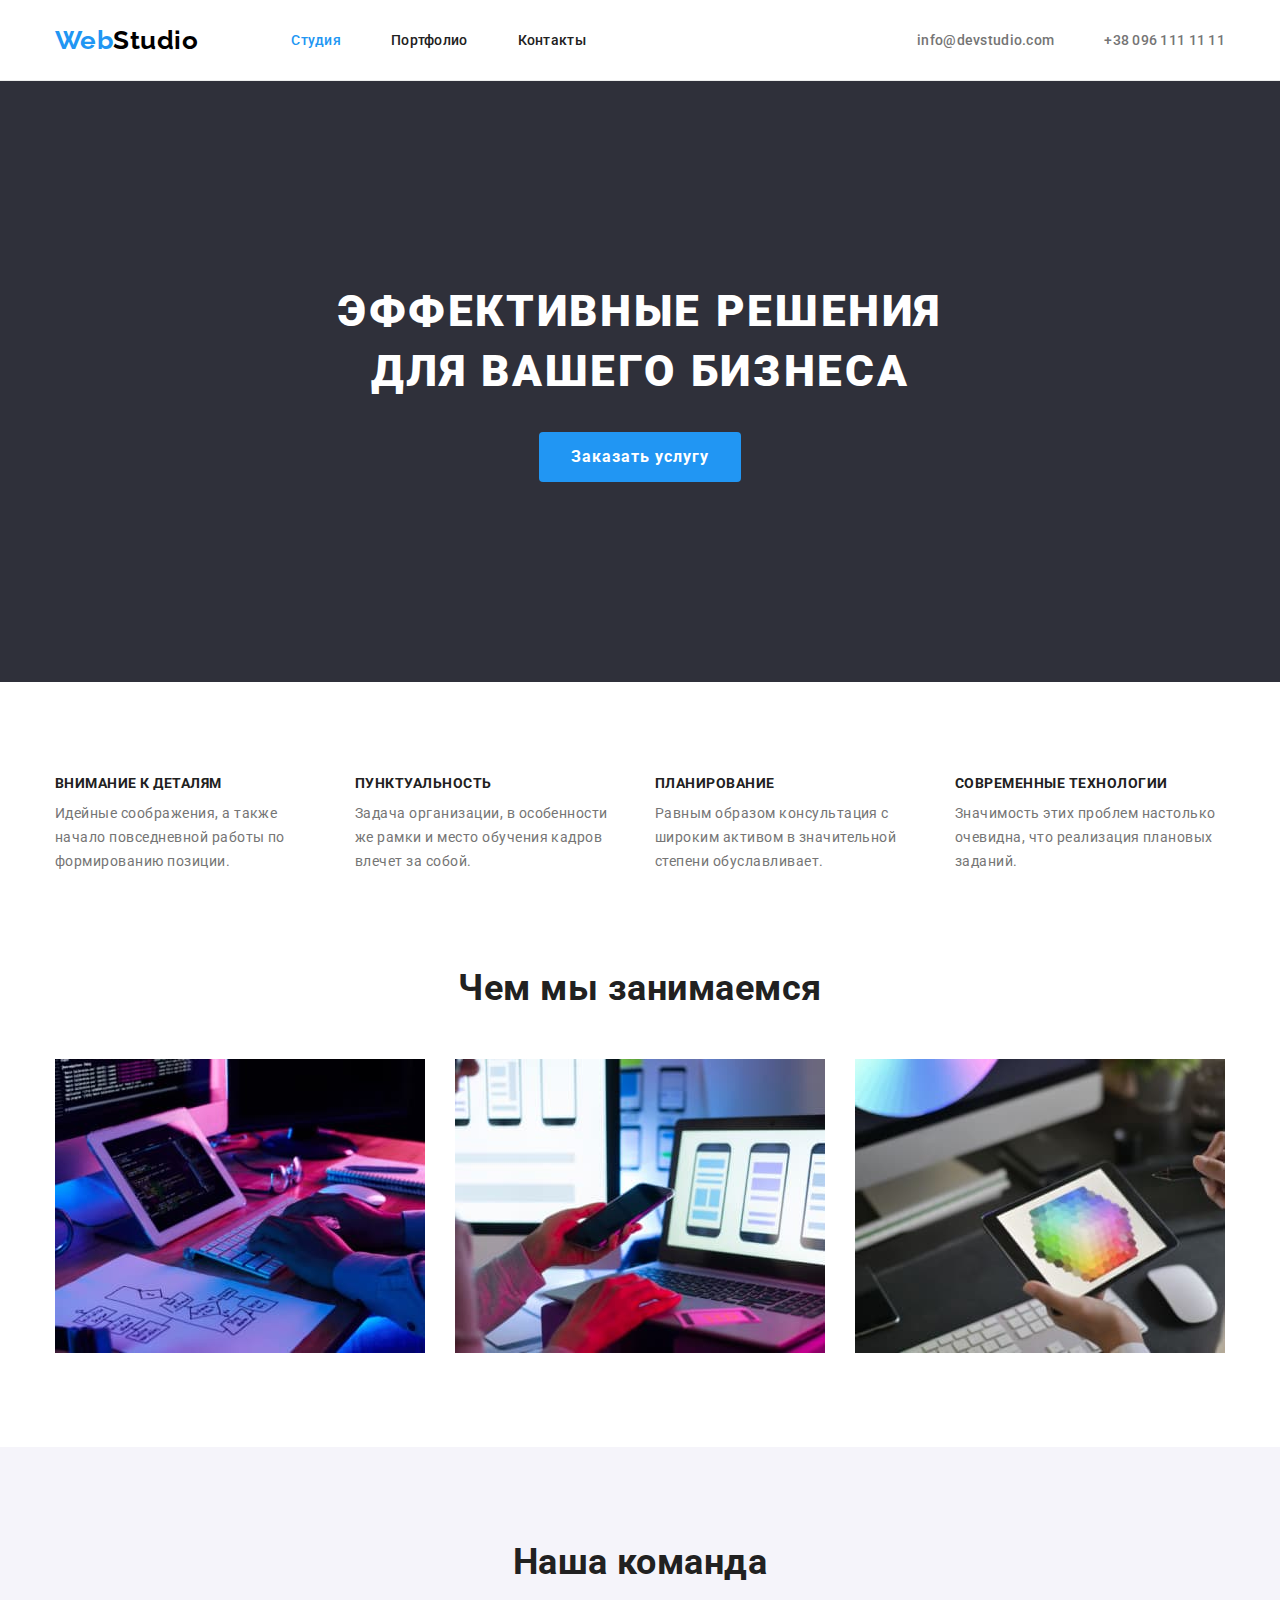
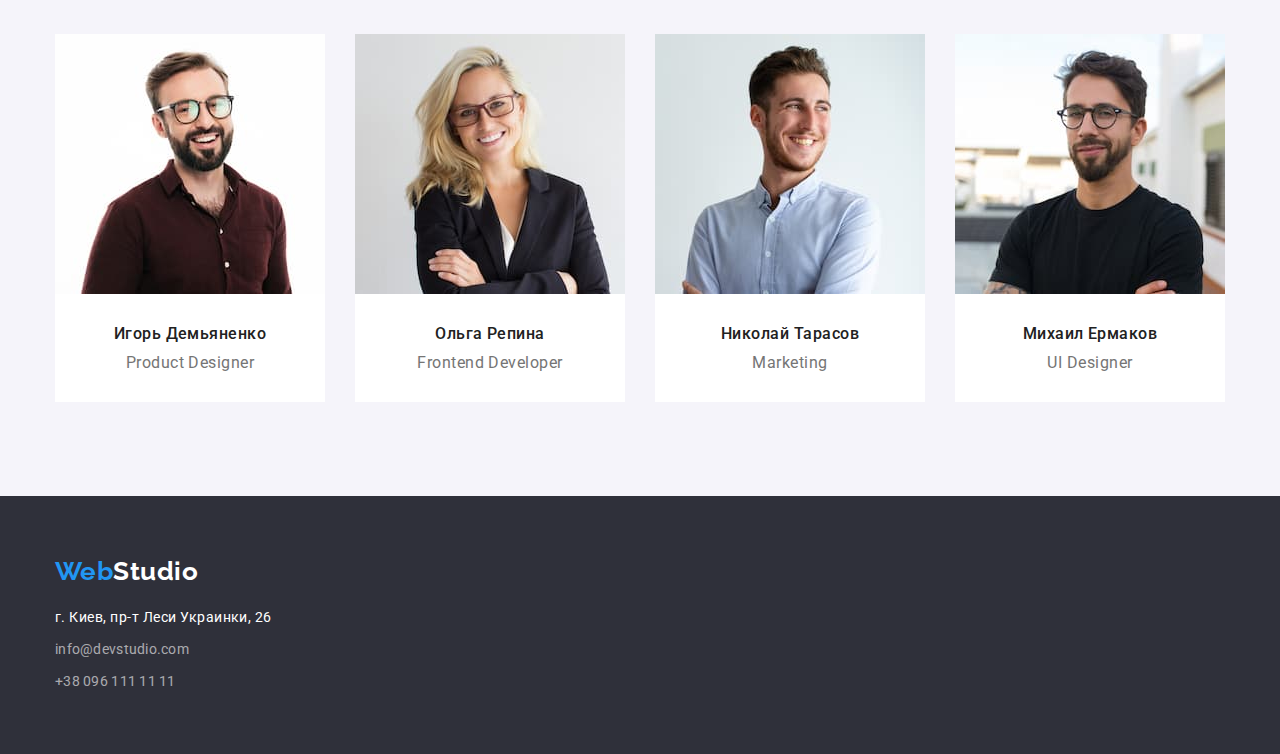
<file: index.html>
<!DOCTYPE html>
<html lang="ru">
<head>
    <meta charset="UTF-8">
    <meta http-equiv="X-UA-Compatible" content="IE=edge">
    <meta name="viewport" content="width=device-width, initial-scale=1.0">
    <title>WebStudio</title>
    <link rel="preconnect" href="https://fonts.googleapis.com">
    <link rel="preconnect" href="https://fonts.gstatic.com" crossorigin>
    <link href="https://fonts.googleapis.com/css2?family=Raleway:wght@700&family=Roboto:wght@400;500;700;900&display=swap"
        rel="stylesheet">
    <link rel="stylesheet" href="https://cdnjs.cloudflare.com/ajax/libs/modern-normalize/1.0.0/modern-normalize.min.css" />
    <link rel="stylesheet" href="./css/style.css">
</head>
<body class="page">
    <header class="header">
        <div class="container">
        <nav class="nav">
            <a href="/index.html" class="logo">Web<span class="logo-dark">Studio</span></a>
            <ul class="site-nav">
                <li class="item"><a href="./index.html" class="link current">Студия</a></li>
                <li class="item"><a href="./portfolio.html" class="link">Портфолио</a></li>
                <li class="item"><a href="" class="link">Контакты</a></li>
            </ul>
        </nav>
        <ul class="contact-list">
            <li class="item"><a href="mailto:info@devstudio.com" class="mail">info@devstudio.com</a></li> 
            <li class="item"><a href="tel:+380961111111"  class="tel">+38 096 111 11 11</a></li>
        </ul>
        </div>
    </header>
    <main class="main-content">
        <!-- Герой -->
        <section class="hero">
                <h1 class="hero-title">Эффективные решения для вашего бизнеса</h1>
                <button type="button" class="button">Заказать услугу</button>
            </section>
        <!-- Особенности -->
        <section class="features section">
            <div class="container">
            <h2 class="features-title">Особенности</h2>
            <ul class="features-list">
                <li class="item">
                    <h3 class="features-list-title">Внимание к деталям</h3>
                    <p class="fetures-list-text">Идейные соображения, а также начало повседневной работы по формированию позиции.</p>
                </li>
                <li class="item">
                    <h3 class="features-list-title">Пунктуальность</h3>
                    <p class="fetures-list-text">Задача организации, в особенности же рамки и место обучения кадров влечет за собой.</p>
                </li>
                <li class="item">
                    <h3 class="features-list-title">Планирование</h3>
                    <p class="fetures-list-text">Равным образом консультация с широким активом в значительной степени обуславливает.</p>
                </li>
                <li class="item">
                    <h3 class="features-list-title">Современные технологии</h3>
                    <p class="fetures-list-text">Значимость этих проблем настолько очевидна, что реализация плановых заданий.</p>
                </li>
            </ul>
            </div>
        </section>
        <!-- Чем мы занимаемся -->
        <section class="work section">
            <div class="container">
            <h2 class="work-title">Чем мы занимаемся</h2>
            <ul class="work-list">
                <li class="item"> <img src="./images/box-1.jpg" alt="Разработка ПО для ПК" width="370"> </li>
                <li class="item"> <img src="./images/box-2.jpg" alt="Разработка ПО для мобильных устройств" width="370"> </li>
                <li class="item"> <img src="./images/box-3.jpg" alt="Разработка ПО для планшетов" width="370"> </li>
            </ul>
            </div>
        </section>
        <!-- Наша команда -->
        <section class="team section">
            <div class="container">
            <h2 class="team-title">Наша команда</h2>
            <ul class="team-list">
                <li class="item">
                    <img src="./images/product-designer.jpg" alt="Игорь Демьяненко" width="270">
                    <div class="card-description">
                        <h3 class="team-list-title">Игорь Демьяненко</h3>
                        <p class="team-list-text">Product Designer</p>
                    </div>
                </li>
                <li class="item">
                    <img src="./images/frontend-developer.jpg" alt="Ольга Репина" width="270">
                    <div class="card-description">
                        <h3 class="team-list-title">Ольга Репина</h3>
                        <p class="team-list-text">Frontend Developer</p>
                    </div>
                </li>
                <li class="item">
                    <img src="./images/marketing.jpg" alt="Николай Тарасов" width="270">
                    <div class="card-description">
                        <h3 class="team-list-title">Николай Тарасов</h3>
                        <p class="team-list-text">Marketing</p>
                    </div>
                </li>
                <li class="item">
                    <img src="./images/ui-designer.jpg" alt="Михаил Ермаков" width="270">
                    <div class="card-description">
                        <h3 class="team-list-title">Михаил Ермаков</h3>
                        <p class="team-list-text">UI Designer</p>
                    </div>
                </li>
            </ul>
            </div>
        </section>
    </main>
    <footer class="footer">
        <div class="container">
        <a href="/index.html" class="logo">Web<span class="logo-light">Studio</span></a>
        <address class="address">
            <ul class="address-list">
                <li class="item"><a href="" class="address-item link">г. Киев, пр-т Леси Украинки, 26</a></li>
                <li class="item"><a href="mailto:info@devstudio.com" class="mail link">info@devstudio.com</a></li>
                <li class="item"><a href="tel:+380961111111" class="tel link">+38 096 111 11 11</a></li>
            </ul>
        </address>
        </div>
    </footer>
</body>
</html>
</file>
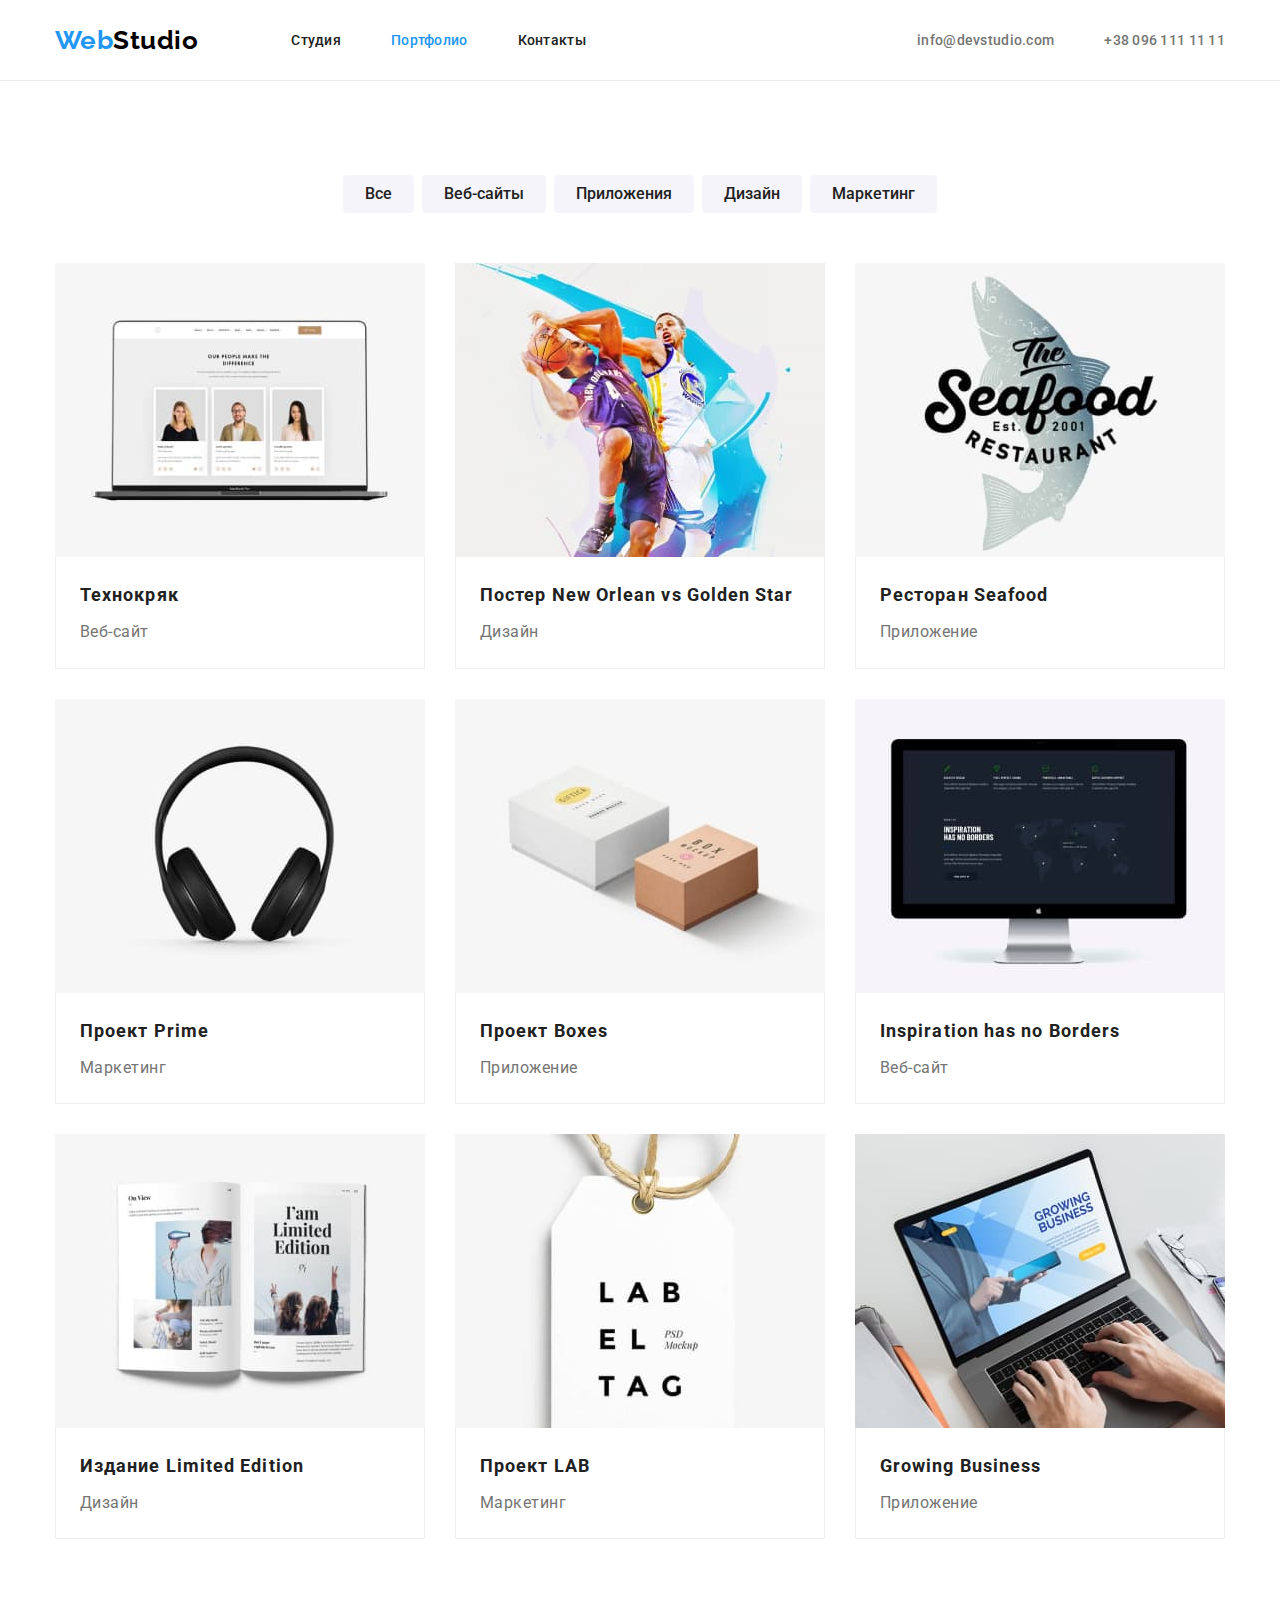
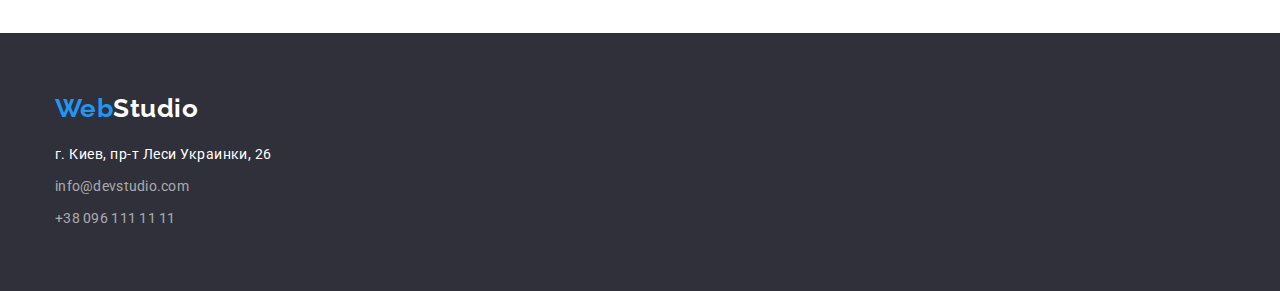
<file: portfolio.html>
<!DOCTYPE html>
<html lang="ru">

<head>
    <meta charset="UTF-8">
    <meta http-equiv="X-UA-Compatible" content="IE=edge">
    <meta name="viewport" content="width=device-width, initial-scale=1.0">
    <title>WebStudio</title>
    <link rel="preconnect" href="https://fonts.googleapis.com">
    <link rel="preconnect" href="https://fonts.gstatic.com" crossorigin>
    <link
        href="https://fonts.googleapis.com/css2?family=Raleway:wght@700&family=Roboto:wght@400;500;700;900&display=swap"
        rel="stylesheet">
    <link rel="stylesheet" href="https://cdnjs.cloudflare.com/ajax/libs/modern-normalize/1.0.0/modern-normalize.min.css" />
    <link rel="stylesheet" href="./css/style.css">
</head>

<body class="page">
<header class="header">
    <div class="container">
        <nav class="nav">
            <a href="/index.html" class="logo">Web<span class="logo-dark">Studio</span></a>
            <ul class="site-nav">
                <li class="item"><a href="./index.html" class="link">Студия</a></li>
                <li class="item"><a href="./portfolio.html" class="link current">Портфолио</a></li>
                <li class="item"><a href="" class="link">Контакты</a></li>
            </ul>
        </nav>
        <ul class="contact-list">
            <li class="item"><a href="mailto:info@devstudio.com" class="mail">info@devstudio.com</a></li>
            <li class="item"><a href="tel:+380961111111" class="tel">+38 096 111 11 11</a></li>
        </ul>
    </div>
</header>
    <main class="main-content">
        <!-- portfolio -->
        <section class="portfolio section">
            <div class="container">
            <h2 class="portfolio-title"> Портфолио</h2>
            <ul class="buttons-list">
                <li class="buttons-list-item">
                    <button type="button" class="portfolio-button">Все</button>
                </li>
                <li class="buttons-list-item">
                    <button type="button" class="portfolio-button">Веб-сайты</button>
                </li>
                <li class="buttons-list-item">
                    <button type="button" class="portfolio-button">Приложения</button>
                </li>
                <li class="buttons-list-item">
                    <button type="button" class="portfolio-button">Дизайн</button>
                </li>
                <li class="buttons-list-item">
                    <button type="button" class="portfolio-button">Маркетинг</button>
                </li>
            </ul>
            <ul class="portfolio-list">
                <li class="portfolio-item">
                    <a href="" class="portfolio-list-link">
                        <img src="./images/project-1.jpg" alt="Проект Технокряк" class="portfolio-img" width="370">
                        <div class="card-description">
                        <h3 class="portfolio-item-title">Технокряк</h3>
                        <p class="portfolio-item-text">Веб-сайт</p>
                        </div>
                    </a>
                </li>
                <li class="portfolio-item">
                    <a href="" class="portfolio-list-link">
                        <img src="./images/project-2.jpg" alt="Проект Постер New Orlean vs Golden Star" class="portfolio-img" width="370">
                        <div class="card-description">
                        <h3 class="portfolio-item-title">Постер New Orlean vs Golden Star</h3>
                        <p class="portfolio-item-text">Дизайн</p>
                        </div>
                    </a>
                </li>
                <li class="portfolio-item">
                    <a href="" class="portfolio-list-link">
                        <img src="./images/project-3.jpg" alt="Проект Ресторан Seafood" class="portfolio-img" width="370">
                        <div class="card-description">
                        <h3 class="portfolio-item-title">Ресторан Seafood</h3>
                        <p class="portfolio-item-text">Приложение</p>
                        </div>
                    </a>
                </li>
                <li class="portfolio-item">
                    <a href="" class="portfolio-list-link">
                        <img src="./images/project-4.jpg" alt="Проект Prime" class="portfolio-img" width="370">
                        <div class="card-description">
                        <h3 class="portfolio-item-title">Проект Prime</h3>
                        <p class="portfolio-item-text">Маркетинг</p>
                        </div>
                    </a>
                </li>
                <li class="portfolio-item">
                    <a href="" class="portfolio-list-link">
                        <img src="./images/project-5.jpg" alt="Проект Boxes" class="portfolio-img" width="370">
                        <div class="card-description">
                        <h3 class="portfolio-item-title">Проект Boxes</h3>
                        <p class="portfolio-item-text">Приложение</p>
                        </div>
                    </a>
                </li>
                <li class="portfolio-item">
                    <a href="" class="portfolio-list-link">
                        <img src="./images/project-6.jpg" alt="Проект Inspiration has no Borders" class="portfolio-img" width="370">
                        <div class="card-description">
                        <h3 class="portfolio-item-title">Inspiration has no Borders</h3>
                        <p class="portfolio-item-text">Веб-сайт</p>
                        </div>
                    </a>
                </li>
                <li class="portfolio-item">
                    <a href="" class="portfolio-list-link">
                        <img src="./images/project-7.jpg" alt="Проект Издание Limited Edition" class="portfolio-img" width="370">
                        <div class="card-description">
                        <h3 class="portfolio-item-title">Издание Limited Edition</h3>
                        <p class="portfolio-item-text">Дизайн</p>
                        </div>
                    </a>
                </li>
                <li class="portfolio-item">
                    <a href="" class="portfolio-list-link">
                        <img src="./images/project-8.jpg" alt="Проект LAB" class="portfolio-img" width="370">
                        <div class="card-description">
                        <h3 class="portfolio-item-title">Проект LAB</h3>
                        <p class="portfolio-item-text">Маркетинг</p>
                        </div>
                    </a>
                </li>
                <li class="portfolio-item">
                    <a href="" class="portfolio-list-link">
                        <img src="./images/project-9.jpg" alt="Проект Growing Business" class="portfolio-img" width="370">
                        <div class="card-description">
                        <h3 class="portfolio-item-title">Growing Business</h3>
                        <p class="portfolio-item-text">Приложение</p>
                        </div>
                    </a>
                </li>
            </ul>
            </div>
        </section>
    </main>
    <footer class="footer">
        <div class="container">
            <a href="/index.html" class="logo">Web<span class="logo-light">Studio</span></a>
            <address class="address">
                <ul class="address-list">
                    <li class="item"><a href="" class="address-item link">г. Киев, пр-т Леси Украинки, 26</a></li>
                    <li class="item"><a href="mailto:info@devstudio.com" class="mail link">info@devstudio.com</a></li>
                    <li class="item"><a href="tel:+380961111111" class="tel link">+38 096 111 11 11</a></li>
                </ul>
            </address>
        </div>
    </footer>
</body>

</html>
</file>
<file: css/style.css>
:root {
  --primary-text-color: #757575;
  --secondary-text-color: #ffffff;
  --title-text-color: #212121;
  --accent-color: #2196f3;
  --primary-background-color: #ffffff;
  --secondary-background-color: #2f303a;
}
body {
  color: var(--primary-text-color);
  font-family: Roboto, sans-serif;
  letter-spacing: 0.03em;
}
.container {
  width: 1200px;
  margin: 0 auto;
  padding-left: 15px;
  padding-right: 15px;
}
/* header */
.header {
  background-color: var(--primary-background-color);
  border-bottom: 1px solid #ececec;
}
.header .container {
  display: flex;
}
.nav {
  display: flex;
  align-items: center;
}
/* logo */
.logo {
  margin-right: 93px;
  color: var(--accent-color);
  text-decoration: none;
  font-family: Raleway, sans-serif;
  font-weight: 700;
  font-size: 26px;
  line-height: 1.17;
}
.logo-dark {
  color: #000000;
}
.logo-light {
  color: #ffffff;
}
/* site nav */
.site-nav {
  display: flex;
  list-style: none;
  margin-top: 0;
  margin-bottom: 0;
  padding-left: 0;
}
.site-nav .link {
  display: block;
  padding-top: 32px;
  padding-bottom: 32px;

  color: var(--title-text-color);
  text-decoration: none;
  font-weight: 500;
  font-size: 14px;
  line-height: 1.15;
  letter-spacing: 0.02em;
}
.site-nav .item:not(:last-child) {
  margin-right: 50px;
}
.site-nav .link:hover,
.site-nav .link:focus {
  color: var(--accent-color);
}
.site-nav .link.current {
  color: var(--accent-color);
}
/* contacts */
.contact-list {
  list-style: none;
  display: flex;
  align-items: center;
  margin-top: 0;
  margin-bottom: 0;
  margin-left: auto;
  padding-left: 0;

  color: var(--primary-text-color);
}
.contact-list li:not(:last-child) {
  margin-right: 50px;
}
.mail,
.tel {
  color: var(--primary-text-color);
  font-style: normal;
  font-weight: 500;
  font-size: 14px;
  line-height: 1.14;
  letter-spacing: 0.02em;
  text-decoration: none;
}
.mail:hover,
.mail:focus,
.tel:hover,
.tel:focus {
  color: var(--accent-color);
}
/* main */
.main-content {
  background-color: var(--primary-background-color);
}
.section {
  padding-top: 94px;
  padding-bottom: 94px;
}
/* hero */
.hero {
  box-sizing: border-box;
  padding-top: 200px;
  padding-bottom: 200px;
  text-align: center;

  background-color: var(--secondary-background-color);
}
.hero-title {
  width: 700px;
  margin-top: 0;
  margin-bottom: 30px;
  margin-left: auto;
  margin-right: auto;

  color: var(--secondary-text-color);
  font-weight: 900;
  font-size: 44px;
  line-height: 1.37;
  text-align: center;
  letter-spacing: 0.06em;
  text-transform: uppercase;
}
.hero .button {
  padding: 10px 32px;
  border-radius: 4px;
  border-color: var(--accent-color);
  border-style: none;

  font-family: inherit;
  color: var(--secondary-text-color);
  background-color: var(--accent-color);
  font-weight: 700;
  font-size: 16px;
  line-height: 1.9;
  letter-spacing: 0.06em;
}
/* features */

.features-title {
  color: transparent;
  line-height: 0;
  margin: 0;
}
.features-list {
  list-style: none;
  padding-left: 0;
  display: flex;
  margin: 0;
}
.features-list .item {
  flex-basis: calc((100% - 90px) / 4);
}
.features-list .item:not(:last-child) {
  margin-right: 30px;
}
.features-list-title {
  margin-top: 0;
  margin-bottom: 10px;

  color: var(--title-text-color);
  font-size: 14px;
  line-height: 1.14;
  text-transform: uppercase;
}
.fetures-list-text {
  margin-top: 0;
  margin-bottom: 0;

  font-size: 14px;
  line-height: 1.7;
}
/* work */
.work {
  padding-top: 0;
}
.work-title {
  margin-top: 0;
  margin-bottom: 50px;

  color: var(--title-text-color);
  font-size: 36px;
  line-height: 1.17;
  text-align: center;
}
.work-list {
  display: flex;
  padding-left: 0;
  margin-top: 0;
  margin-bottom: 0;
  list-style: none;
}
.work-list .item:not(:last-child) {
  margin-right: 30px;
}
.work-list img {
  display: block;
}
/* team */
.team {
  background-color: #f5f4fa;
}
.team-title {
  margin-top: 0;
  margin-bottom: 50px;

  color: var(--title-text-color);
  font-size: 36px;
  line-height: 1.17;
  text-align: center;
}
.team-list {
  padding-left: 0;
  margin-top: 0;
  margin-bottom: 0;
  display: flex;
  list-style: none;
}
.team-list .item {
  background-color: var(--primary-background-color);
}
.team-list .item:not(:last-child) {
  margin-right: 30px;
}
.team-list img {
  display: block;
}
.team-list .card-description {
  padding-top: 30px;
  padding-bottom: 30px;
}
.team-list-title {
  margin-top: 0;
  margin-bottom: 10px;

  color: var(--title-text-color);
  font-weight: 500;
  font-size: 16px;
  line-height: 1.2;
  text-align: center;
}
.team-list-text {
  margin-top: 0;
  margin-bottom: 0;

  font-size: 16px;
  line-height: 1.2;
  text-align: center;
}

/* portfolio */

.portfolio-title {
  margin: 0;
  color: transparent;
  line-height: 0;
}
.buttons-list {
  padding-left: 0;
  margin-top: 0;
  margin-bottom: 50px;
  display: flex;
  justify-content: center;
  list-style: none;
}
.buttons-list-item:not(:last-child) {
  margin-right: 8px;
}
.portfolio-button {
  padding: 6px 22px;
  border-color: #f5f4fa;
  border-radius: 4px;
  border-style: none;

  font-family: inherit;
  font-weight: 500;
  font-size: 16px;
  line-height: 1.65;
  color: var(--title-text-color);
  background-color: #f5f4fa;
  cursor: pointer;
}
.portfolio-button:focus,
.portfolio-button:hover {
  border-color: var(--accent-color);

  color: var(--secondary-text-color);
  background-color: var(--accent-color);
}

.portfolio-list {
  list-style: none;
  display: flex;
  flex-wrap: wrap;
  padding-left: 0;
  margin-top: 0;
  margin-bottom: -30px;
  margin-right: -30px;
}
.portfolio-item {
  flex-basis: calc((100% - 90px) / 3);
  margin-right: 30px;
  margin-bottom: 30px;
}
.portfolio-list-link {
  text-decoration: none;
}
.portfolio-img {
  display: block;
}
.portfolio-list-link .card-description {
  padding: 20px 24px;
  border-left: 1px solid #eeeeee;
  border-right: 1px solid #eeeeee;
  border-bottom: 1px solid #eeeeee;
}
.portfolio-item-title {
  margin-top: 0;
  margin-bottom: 4px;

  font-size: 18px;
  line-height: 2;
  letter-spacing: 0.06em;
  color: var(--title-text-color);
}
.portfolio-item-text {
  margin: 0;

  font-size: 16px;
  line-height: 1.88;
  color: var(--primary-text-color);
}
/* footer */
.footer {
  padding-top: 60px;
  padding-bottom: 60px;

  background-color: var(--secondary-background-color);
}
.footer .logo {
  display: inline-block;
  margin-right: 0;
  margin-bottom: 20px;
}
.address .link {
  text-decoration: none;
}
.address-list {
  margin-top: 0;
  margin-bottom: 0;
  padding-left: 0;
  list-style: none;
}
.address-list .item:not(:last-child) {
  margin-bottom: 8px;
}
.address-item {
  display: block;
  color: var(--secondary-text-color);
  font-style: normal;
  font-size: 14px;
  line-height: 1.7;
}
.address-item:focus,
.address-item:hover {
  color: var(--accent-color);
}
.footer .mail,
.footer .tel {
  font-style: normal;
  font-weight: 400;
  font-size: 14px;
  line-height: 1.7;
  color: rgba(255, 255, 255, 0.6);
}
</file>
